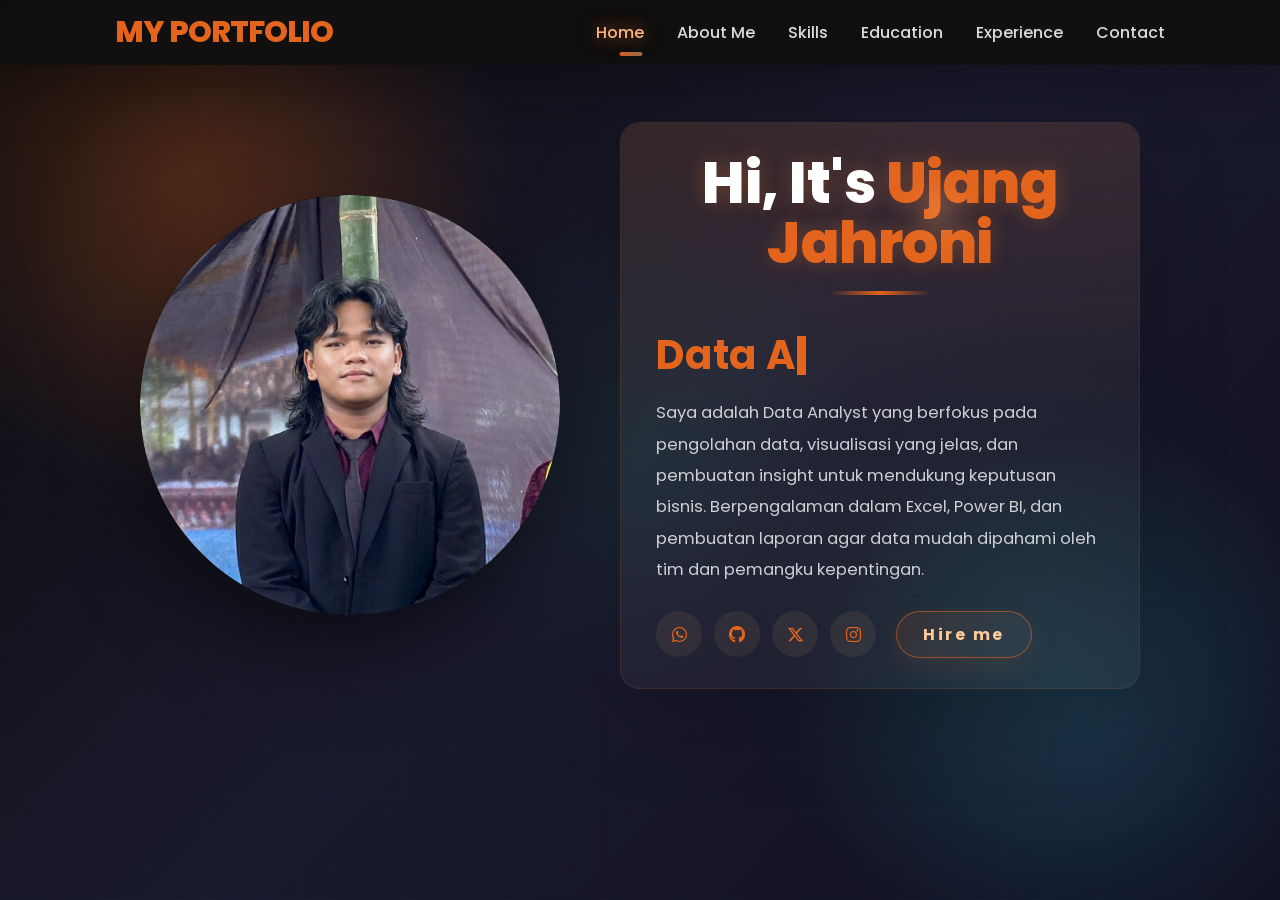
<file: index.html>
<!DOCTYPE html>
<html lang="en">
  <head>
    <meta charset="UTF-8" />
    <meta name="viewport" content="width=device-width, initial-scale=1.0" />
    <link
      rel="stylesheet"
      href="https://cdnjs.cloudflare.com/ajax/libs/font-awesome/6.5.2/css/all.min.css"
    />
    <link rel="stylesheet" href="css/style.css" />
    <title>Portfolio Website</title>
  </head>
  <body>
    <header>
      <a href="#" class="logo">My Portfolio</a>
      <nav>
        <a href="index.html" class="active">Home</a>
        <a href="about.html">About Me</a>
        <a href="skills.html">Skills</a>
        <a href="education.html">Education</a>
        <a href="experience.html">Experience</a>
        <a href="contact.html">Contact</a>
      </nav>
    </header>
    <section class="home">
      <div class="home-img">
        <img
            src="image/Gemini_Generated_Image_u6zvwqu6zvwqu6zv.png"
          alt="Profile Picture"
        />
      </div>
      <div class="home-content">
        <h1>Hi, It's <span>Ujang Jahroni</span></h1>
        <h3 class="typing-text"><span></span><span class="cursor">|</span></h3>
        <p>
          Saya adalah Data Analyst yang berfokus pada pengolahan data, visualisasi
          yang jelas, dan pembuatan insight untuk mendukung keputusan bisnis.
          Berpengalaman dalam Excel, Power BI, dan pembuatan laporan agar data
          mudah dipahami oleh tim dan pemangku kepentingan.
        </p>
        <div class="home-actions">
          <div class="social-icons">
            <a href="https://wa.me/62857245637890" target="_blank" rel="noopener noreferrer"><i class="fa-brands fa-whatsapp"></i></a>
            <a href="#"><i class="fa-brands fa-github"></i></a>
            <a href="#"><i class="fa-brands fa-x-twitter"></i></a>
            <a href="#"><i class="fa-brands fa-instagram"></i></a>
          </div>
          <a href="about.html" class="btn">Hire me</a>
        </div>
      </div>
    </section>

    <script>
      // Typing effect for typing-text
      const typingText = document.querySelector(".typing-text span");
      const cursor = document.querySelector(".cursor");
      const words = ["Data Analyst"];
      let wordIndex = 0;
      let charIndex = 0;
      let isDeleting = false;

      function typeEffect() {
        const currentWord = words[wordIndex];
        const displayedText = isDeleting
          ? currentWord.substring(0, charIndex--)
          : currentWord.substring(0, charIndex++);

        typingText.textContent = displayedText;
        cursor.style.left = `${typingText.offsetWidth}px`; // Update cursor position

        if (!isDeleting && charIndex === currentWord.length) {
          isDeleting = true;
          setTimeout(typeEffect, 2000); // Pause before deleting
        } else if (isDeleting && charIndex === 0) {
          isDeleting = false;
          wordIndex = (wordIndex + 1) % words.length;
          setTimeout(typeEffect, 500); // Pause before typing next word
        } else {
          setTimeout(typeEffect, isDeleting ? 100 : 200);
        }
      }

      document.addEventListener("DOMContentLoaded", typeEffect);
    </script>
    <script>
      // Smooth page transition: use animationend for reliable navigation
      document.addEventListener('DOMContentLoaded', () => {
        const main = document.querySelector('section') || document.body;
        main.classList.add('page-enter');

        const navLinks = Array.from(document.querySelectorAll('header nav a'));
        function safeNavigate(href, anchor) {
          try {
            const url = new URL(href, location.href);
            if (url.origin !== location.origin) { location.href = href; return; }
            if (url.pathname === location.pathname && url.search === location.search) { location.href = href; return; }
          } catch (e) {
            // fallback for invalid URLs
          }

          anchor.classList.add('nav-clicked');
          document.documentElement.classList.add('is-transitioning');
          main.classList.add('page-exit');
          // prevent interaction during transition
          document.body.style.pointerEvents = 'none';

          const onEnd = (ev) => {
            if (ev.target !== main) return;
            cleanup();
            location.href = href;
          };

          const cleanup = () => {
            main.removeEventListener('animationend', onEnd);
            document.body.style.pointerEvents = '';
          };

          main.addEventListener('animationend', onEnd);
          // fallback in case animationend doesn't fire
          setTimeout(() => {
            if (document.body.style.pointerEvents === '') return;
            cleanup();
            location.href = href;
          }, 900);
        }

        navLinks.forEach((a) => {
          a.addEventListener('click', (e) => {
            const href = a.getAttribute('href');
            if (!href || href.startsWith('#')) return;
            e.preventDefault();
            safeNavigate(href, a);
          });
        });
      });
    </script>
    <script>
      document.addEventListener('DOMContentLoaded', () => {
        const profile = document.querySelector('.home-img');
        const title = document.querySelector('.home-content h1');
        const navLinks = document.querySelectorAll('header nav a');

        if (profile) {
          profile.classList.add('neon');
        }

        if (title) {
          title.classList.add('neon-glow');
        }

        navLinks.forEach((link) => {
          link.addEventListener('mouseenter', () => {
            link.classList.add('neon-glow');
          });
          link.addEventListener('mouseleave', () => {
            link.classList.remove('neon-glow');
          });
        });
      });
    </script>
  </body>
</html>
</file>
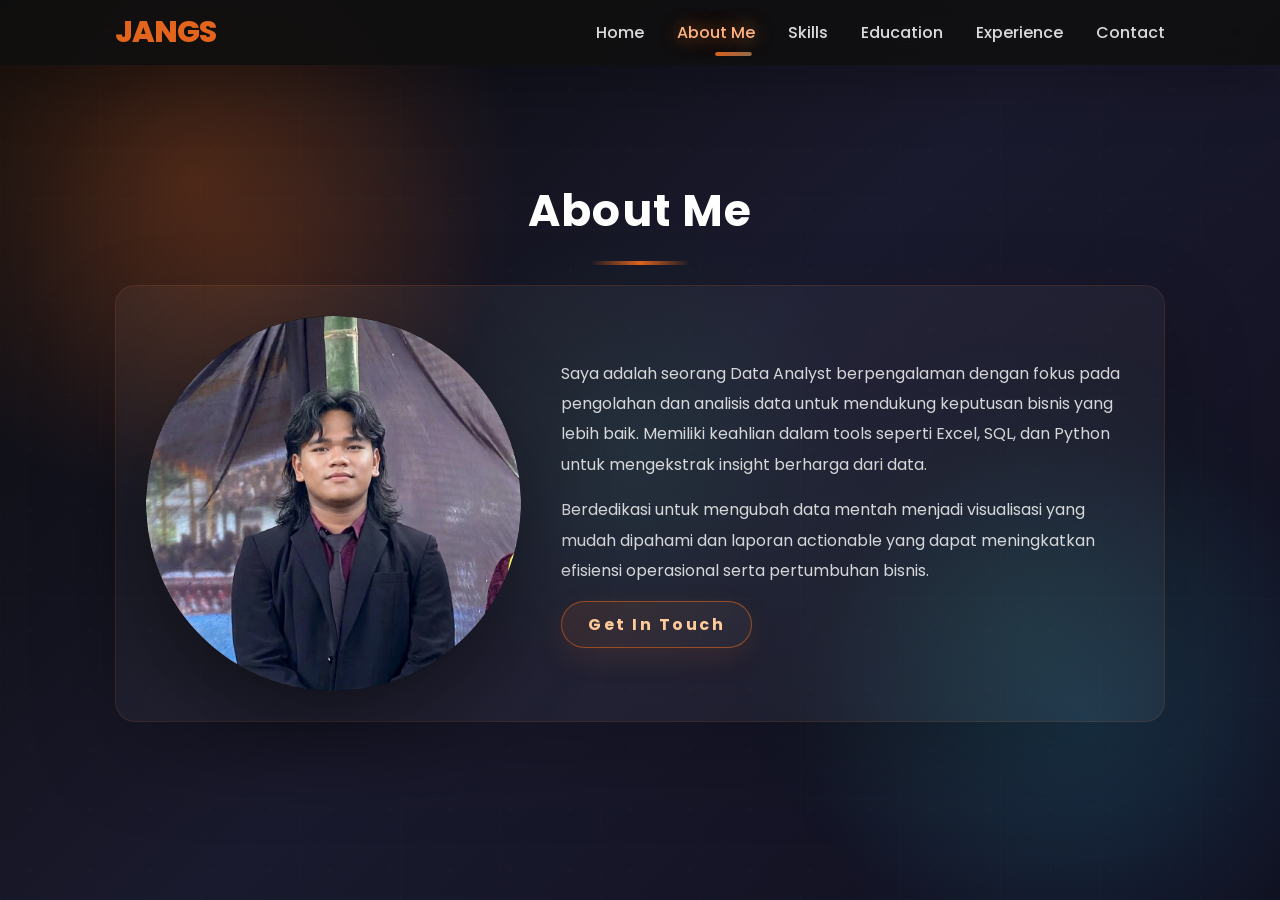
<file: about.html>
<!DOCTYPE html>
<html lang="en">
  <head>
    <meta charset="UTF-8" />
    <meta name="viewport" content="width=device-width, initial-scale=1.0" />
    <link
      rel="stylesheet"
      href="https://cdnjs.cloudflare.com/ajax/libs/font-awesome/6.5.2/css/all.min.css"
    />
    <link rel="stylesheet" href="css/style.css" />
    <title>About Me - Ujang Jahroni</title>
  </head>
  <body>
    <header>
      <a href="#" class="logo">Jangs</a>
      <nav>
        <a href="index.html">Home</a>
        <a href="about.html" class="active">About Me</a>
        <a href="skills.html">Skills</a>
        <a href="education.html">Education</a>
        <a href="experience.html">Experience</a>
        <a href="contact.html">Contact</a>
      </nav>
    </header>

    <section class="about">
      <h1>About Me</h1>
      <div class="about-container">
        <div class="about-img">
          <img
            src="image/Gemini_Generated_Image_u6zvwqu6zvwqu6zv.png"
            alt="Profile Picture"
          />
        </div>
        <div class="about-content">
          <p class="about-text">
            Saya adalah seorang Data Analyst berpengalaman dengan fokus pada pengolahan dan analisis data untuk mendukung keputusan bisnis yang lebih baik. Memiliki keahlian dalam tools seperti Excel, SQL, dan Python untuk mengekstrak insight berharga dari data.
          </p>
          <p class="about-text">
            Berdedikasi untuk mengubah data mentah menjadi visualisasi yang mudah dipahami dan laporan actionable yang dapat meningkatkan efisiensi operasional serta pertumbuhan bisnis.
          </p>
          <a href="contact.html" class="btn">Get In Touch</a>
        </div>
      </div>
    </section>

    <script>
      document.addEventListener('DOMContentLoaded', () => {
        const main = document.querySelector('section') || document.body;
        main.classList.add('page-enter');

        const navLinks = Array.from(document.querySelectorAll('header nav a'));
        function safeNavigate(href, anchor) {
          try {
            const url = new URL(href, location.href);
            if (url.origin !== location.origin) { location.href = href; return; }
            if (url.pathname === location.pathname && url.search === location.search) { location.href = href; return; }
          } catch (e) {}
          anchor.classList.add('nav-clicked');
          document.documentElement.classList.add('is-transitioning');
          main.classList.add('page-exit');
          document.body.style.pointerEvents = 'none';
          const onEnd = (ev) => {
            if (ev.target !== main) return;
            cleanup();
            location.href = href;
          };
          const cleanup = () => {
            main.removeEventListener('animationend', onEnd);
            document.body.style.pointerEvents = '';
          };
          main.addEventListener('animationend', onEnd);
          setTimeout(() => {
            if (document.body.style.pointerEvents === '') return;
            cleanup();
            location.href = href;
          }, 900);
        }
        navLinks.forEach((a) => {
          a.addEventListener('click', (e) => {
            const href = a.getAttribute('href');
            if (!href || href.startsWith('#')) return;
            e.preventDefault();
            safeNavigate(href, a);
          });
        });
      });
    </script>
  </body>
</html>
</file>
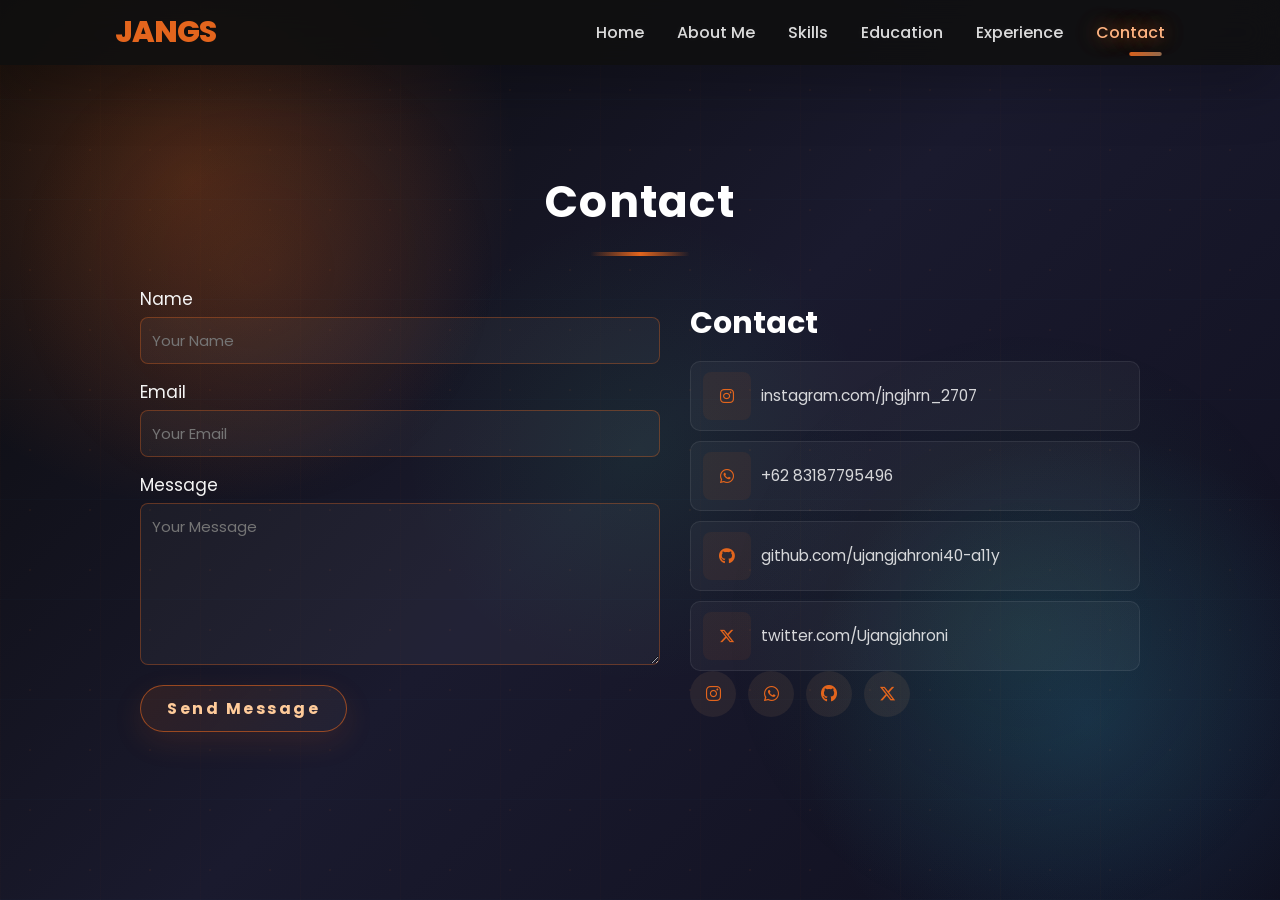
<file: contact.html>
<!DOCTYPE html>
<html lang="en">
  <head>
    <meta charset="UTF-8" />
    <meta name="viewport" content="width=device-width, initial-scale=1.0" />
    <link
      rel="stylesheet"
      href="https://cdnjs.cloudflare.com/ajax/libs/font-awesome/6.5.2/css/all.min.css"
    />
    <link rel="stylesheet" href="css/style.css" />
    <title>Contact - Jangs</title>
  </head>
  <body>
    <header>
      <a href="index.html" class="logo">Jangs</a>
      <nav>
        <a href="index.html">Home</a>
        <a href="about.html">About Me</a>
        <a href="skills.html">Skills</a>
        <a href="education.html">Education</a>
        <a href="experience.html">Experience</a>
        <a href="contact.html" class="active">Contact</a>
      </nav>
      <button class="menu-toggle" aria-label="Toggle navigation" aria-expanded="false">
        <span></span>
        <span></span>
        <span></span>
      </button>
    </header>

    <section id="contact" class="contact">
      <h1>Contact</h1>
      <div class="contact-container">
        <form action="#" class="contact-form">
          <div class="form-group">
            <label for="name">Name</label>
            <input
              type="text"
              id="name"
              name="name"
              placeholder="Your Name"
              required
            />
          </div>
          <div class="form-group">
            <label for="email">Email</label>
            <input
              type="email"
              id="email"
              name="email"
              placeholder="Your Email"
              required
            />
          </div>
          <div class="form-group">
            <label for="message">Message</label>
            <textarea
              id="message"
              name="message"
              rows="6"
              placeholder="Your Message"
              required
            ></textarea>
          </div>
          <button type="submit" class="btn">Send Message</button>
        </form>

        <div class="contact-info">
          <h3>Contact</h3>
          <div class="contact-items">
            <a class="contact-item" href="https://www.instagram.com/jngjhrn_2707/#" target="_blank" rel="noopener noreferrer">
              <div class="icon"><i class="fa-brands fa-instagram"></i></div>
              <div class="text">instagram.com/jngjhrn_2707</div>
            </a>

            <a class="contact-item" href="https://wa.me/6283187795496" target="_blank" rel="noopener noreferrer">
              <div class="icon"><i class="fa-brands fa-whatsapp"></i></div>
              <div class="text">+62 83187795496</div>
            </a>

            <a class="contact-item" href="https://github.com/ujangjahroni40-a11y" target="_blank" rel="noopener noreferrer">
              <div class="icon"><i class="fa-brands fa-github"></i></div>
              <div class="text">github.com/ujangjahroni40-a11y</div>
            </a>

            <a class="contact-item" href="https://twitter.com/Ujangjahroni" target="_blank" rel="noopener noreferrer">
              <div class="icon"><i class="fa-brands fa-x-twitter"></i></div>
              <div class="text">twitter.com/Ujangjahroni</div>
            </a>
          </div>
          <div class="social-icons">
            <a href="https://www.instagram.com/jngjhrn_2707/#" target="_blank" rel="noopener noreferrer"><i class="fa-brands fa-instagram"></i></a>
            <a href="https://wa.me/6283187795496" target="_blank" rel="noopener noreferrer"><i class="fa-brands fa-whatsapp"></i></a>
            <a href="https://github.com/ujangjahroni40-a11y" target="_blank" rel="noopener noreferrer"><i class="fa-brands fa-github"></i></a>
            <a href="https://twitter.com/Ujangjahroni" target="_blank" rel="noopener noreferrer"><i class="fa-brands fa-x-twitter"></i></a>
          </div>
        </div>
      </div>
    </section>

    <script>
      document.addEventListener('DOMContentLoaded', () => {
        const main = document.querySelector('section') || document.body;
        main.classList.add('page-enter');
        const navLinks = Array.from(document.querySelectorAll('header nav a'));
        function safeNavigate(href, anchor) {
          try {
            const url = new URL(href, location.href);
            if (url.origin !== location.origin) { location.href = href; return; }
            if (url.pathname === location.pathname && url.search === location.search) { location.href = href; return; }
          } catch (e) {}
          anchor.classList.add('nav-clicked');
          document.documentElement.classList.add('is-transitioning');
          main.classList.add('page-exit');
          document.body.style.pointerEvents = 'none';
          const onEnd = (ev) => {
            if (ev.target !== main) return;
            cleanup();
            location.href = href;
          };
          const cleanup = () => {
            main.removeEventListener('animationend', onEnd);
            document.body.style.pointerEvents = '';
          };
          main.addEventListener('animationend', onEnd);
          setTimeout(() => {
            if (document.body.style.pointerEvents === '') return;
            cleanup();
            location.href = href;
          }, 900);
        }
        const nav = document.querySelector('header nav');
        const menuToggle = document.querySelector('.menu-toggle');

        if (menuToggle) {
          menuToggle.addEventListener('click', () => {
            const expanded = menuToggle.getAttribute('aria-expanded') === 'true';
            menuToggle.setAttribute('aria-expanded', String(!expanded));
            menuToggle.classList.toggle('active');
            nav.classList.toggle('active');
          });
        }

        navLinks.forEach((a) => {
          a.addEventListener('click', (e) => {
            const href = a.getAttribute('href');
            if (!href || href.startsWith('#')) return;
            e.preventDefault();
            // close mobile menu if open
            if (nav && nav.classList.contains('active')) {
              nav.classList.remove('active');
              if (menuToggle) {
                menuToggle.classList.remove('active');
                menuToggle.setAttribute('aria-expanded', 'false');
              }
            }
            safeNavigate(href, a);
          });
        });
      });
    </script>
  </body>
</html>
</file>
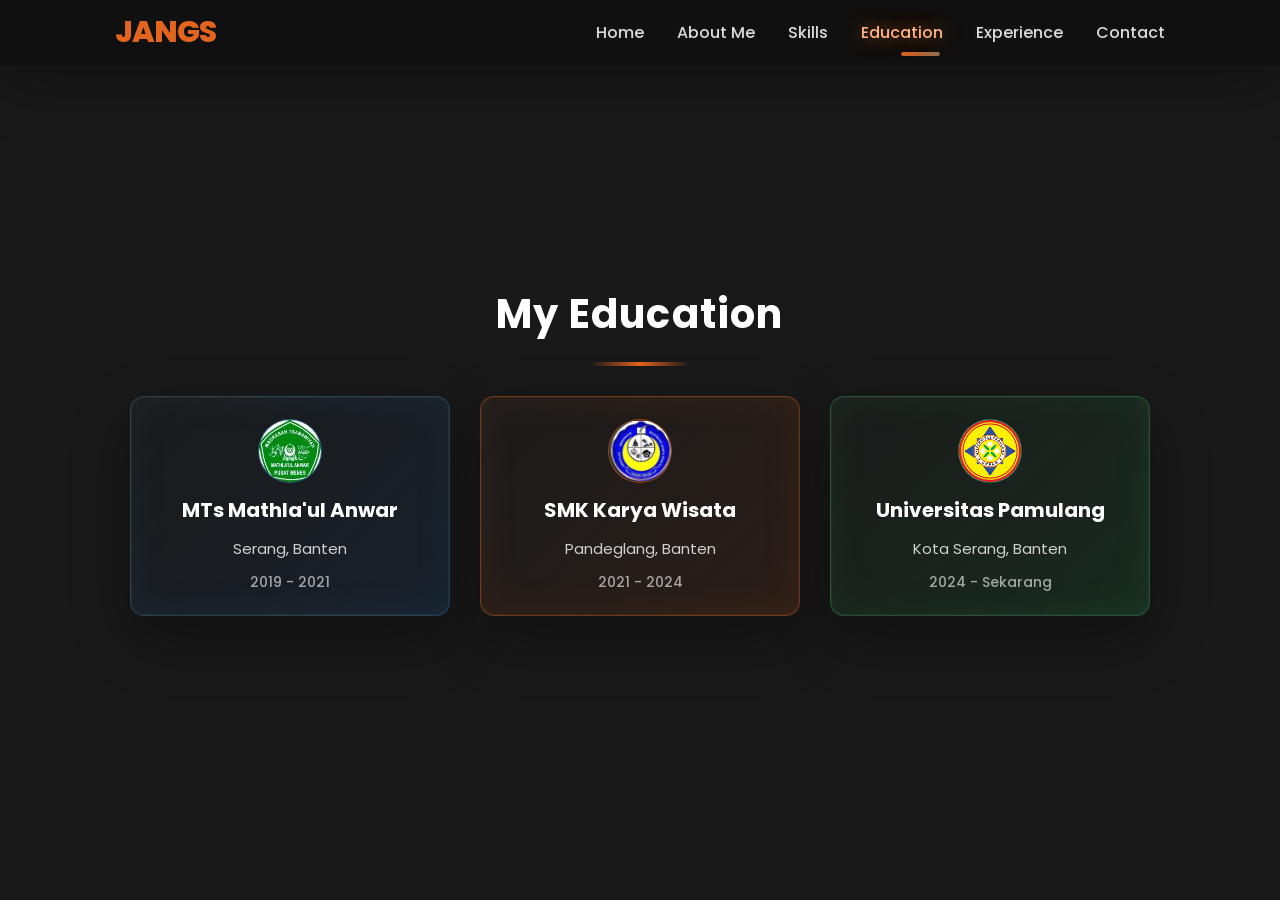
<file: education.html>
<!DOCTYPE html>
<html lang="en">
  <head>
    <meta charset="UTF-8" />
    <meta name="viewport" content="width=device-width, initial-scale=1.0" />
    <link
      rel="stylesheet"
      href="https://cdnjs.cloudflare.com/ajax/libs/font-awesome/6.5.2/css/all.min.css"
    />
    <link rel="stylesheet" href="css/style.css" />
    <title>Education - Jangs</title>
  </head>
  <body>
    <header>
      <a href="#" class="logo">Jangs</a>
      <nav>
        <a href="index.html">Home</a>
        <a href="about.html">About Me</a>
        <a href="skills.html">Skills</a>
        <a href="education.html" class="active">Education</a>
        <a href="experience.html">Experience</a>
        <a href="contact.html">Contact</a>
      </nav>
    </header>

    <section class="education">
      <h1>My Education</h1>
      <div class="education-container">
        <div class="education-box edu-mts">
          <div class="education-logo" aria-hidden="true">
            <img src="image/OIP.jpg" alt="Logo MTs" />
          </div>

          <h3>MTs Mathla'ul Anwar</h3>
          <p class="school">Serang, Banten</p>
          <p class="period">2019 - 2021</p>
        </div>

        <div class="education-box edu-smk">
          <div class="education-logo" aria-hidden="true">
            <img src="image/karwis.jpg" />
          </div>

          <h3>SMK Karya Wisata</h3>
          <p class="school">Pandeglang, Banten</p>
          <p class="period">2021 - 2024</p>
        </div>

        <div class="education-box edu-unpam">
          <div class="education-logo" aria-hidden="true">
            <img src="image/unpam.jpg" alt="Logo Universitas" />
          </div>

          <h3>Universitas Pamulang</h3>
          <p class="school">Kota Serang, Banten</p>
          <p class="period">2024 - Sekarang</p>
        </div>
      </div>
    </section>
    <script>
      document.addEventListener('DOMContentLoaded', () => {
        const main = document.querySelector('section') || document.body;
        main.classList.add('page-enter');
        const navLinks = Array.from(document.querySelectorAll('header nav a'));
        function safeNavigate(href, anchor) {
          try {
            const url = new URL(href, location.href);
            if (url.origin !== location.origin) { location.href = href; return; }
            if (url.pathname === location.pathname && url.search === location.search) { location.href = href; return; }
          } catch (e) {}
          anchor.classList.add('nav-clicked');
          document.documentElement.classList.add('is-transitioning');
          main.classList.add('page-exit');
          document.body.style.pointerEvents = 'none';
          const onEnd = (ev) => { if (ev.target !== main) return; cleanup(); location.href = href; };
          const cleanup = () => { main.removeEventListener('animationend', onEnd); document.body.style.pointerEvents = ''; };
          main.addEventListener('animationend', onEnd);
          setTimeout(() => { if (document.body.style.pointerEvents === '') return; cleanup(); location.href = href; }, 900);
        }
        navLinks.forEach((a) => {
          a.addEventListener('click', (e) => {
            const href = a.getAttribute('href');
            if (!href || href.startsWith('#')) return;
            e.preventDefault();
            safeNavigate(href, a);
          });
        });
      });
    </script>
  </body>
</html>
</file>
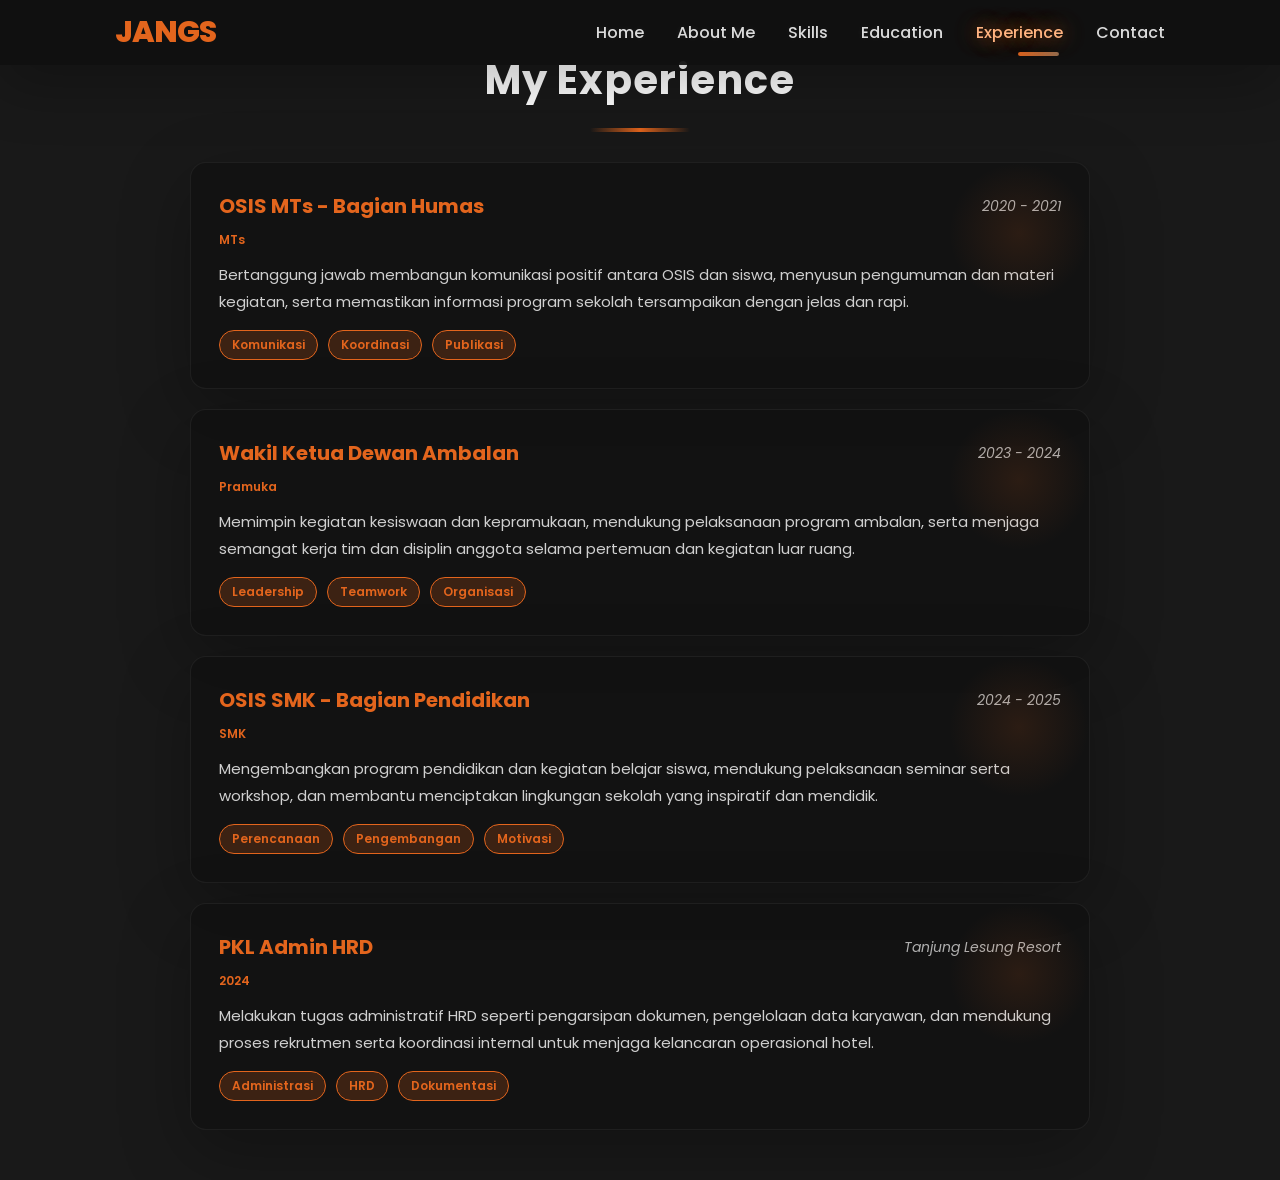
<file: experience.html>
<!DOCTYPE html>
<html lang="en">
  <head>
    <meta charset="UTF-8" />
    <meta name="viewport" content="width=device-width, initial-scale=1.0" />
    <link
      rel="stylesheet"
      href="https://cdnjs.cloudflare.com/ajax/libs/font-awesome/6.5.2/css/all.min.css"
    />
    <link rel="stylesheet" href="css/style.css" />
    <title>Experience - Jangs</title>
  </head>
  <body>
    <header>
      <a href="#" class="logo">Jangs</a>
      <nav>
        <a href="index.html">Home</a>
        <a href="about.html">About Me</a>
        <a href="skills.html">Skills</a>
        <a href="education.html">Education</a>
        <a href="experience.html" class="active">Experience</a>
        <a href="contact.html">Contact</a>
      </nav>
    </header>

    <section class="experience">
      <h1>My Experience</h1>
      <div class="experience-container">
        <div class="experience-box">
          <div class="experience-header">
            <h3>OSIS MTs - Bagian Humas</h3>
            <span class="company">2020 - 2021</span>
          </div>
          <p class="period">MTs</p>
          <p class="experience-desc">
            Bertanggung jawab membangun komunikasi positif antara OSIS dan siswa, menyusun pengumuman dan materi kegiatan, serta memastikan informasi program sekolah tersampaikan dengan jelas dan rapi.
          </p>
          <div class="skills-tag">
            <span>Komunikasi</span>
            <span>Koordinasi</span>
            <span>Publikasi</span>
          </div>
        </div>

        <div class="experience-box">
          <div class="experience-header">
            <h3>Wakil Ketua Dewan Ambalan</h3>
            <span class="company">2023 - 2024</span>
          </div>
          <p class="period">Pramuka</p>
          <p class="experience-desc">
            Memimpin kegiatan kesiswaan dan kepramukaan, mendukung pelaksanaan program ambalan, serta menjaga semangat kerja tim dan disiplin anggota selama pertemuan dan kegiatan luar ruang.
          </p>
          <div class="skills-tag">
            <span>Leadership</span>
            <span>Teamwork</span>
            <span>Organisasi</span>
          </div>
        </div>

        <div class="experience-box">
          <div class="experience-header">
            <h3>OSIS SMK - Bagian Pendidikan</h3>
            <span class="company">2024 - 2025</span>
          </div>
          <p class="period">SMK</p>
          <p class="experience-desc">
            Mengembangkan program pendidikan dan kegiatan belajar siswa, mendukung pelaksanaan seminar serta workshop, dan membantu menciptakan lingkungan sekolah yang inspiratif dan mendidik.
          </p>
          <div class="skills-tag">
            <span>Perencanaan</span>
            <span>Pengembangan</span>
            <span>Motivasi</span>
          </div>
        </div>

        <div class="experience-box">
          <div class="experience-header">
            <h3>PKL Admin HRD</h3>
            <span class="company">Tanjung Lesung Resort</span>
          </div>
          <p class="period">2024</p>
          <p class="experience-desc">
            Melakukan tugas administratif HRD seperti pengarsipan dokumen, pengelolaan data karyawan, dan mendukung proses rekrutmen serta koordinasi internal untuk menjaga kelancaran operasional hotel.
          </p>
          <div class="skills-tag">
            <span>Administrasi</span>
            <span>HRD</span>
            <span>Dokumentasi</span>
          </div>
        </div>
      </div>
    </section>
    <script>
      document.addEventListener('DOMContentLoaded', () => {
        const main = document.querySelector('section') || document.body;
        main.classList.add('page-enter');
        const navLinks = Array.from(document.querySelectorAll('header nav a'));
        function safeNavigate(href, anchor) {
          try {
            const url = new URL(href, location.href);
            if (url.origin !== location.origin) { location.href = href; return; }
            if (url.pathname === location.pathname && url.search === location.search) { location.href = href; return; }
          } catch (e) {}
          anchor.classList.add('nav-clicked');
          document.documentElement.classList.add('is-transitioning');
          main.classList.add('page-exit');
          document.body.style.pointerEvents = 'none';
          const onEnd = (ev) => { if (ev.target !== main) return; cleanup(); location.href = href; };
          const cleanup = () => { main.removeEventListener('animationend', onEnd); document.body.style.pointerEvents = ''; };
          main.addEventListener('animationend', onEnd);
          setTimeout(() => { if (document.body.style.pointerEvents === '') return; cleanup(); location.href = href; }, 900);
        }
        navLinks.forEach((a) => {
          a.addEventListener('click', (e) => {
            const href = a.getAttribute('href');
            if (!href || href.startsWith('#')) return;
            e.preventDefault();
            safeNavigate(href, a);
          });
        });
      });
    </script>
  </body>
</html>
</file>
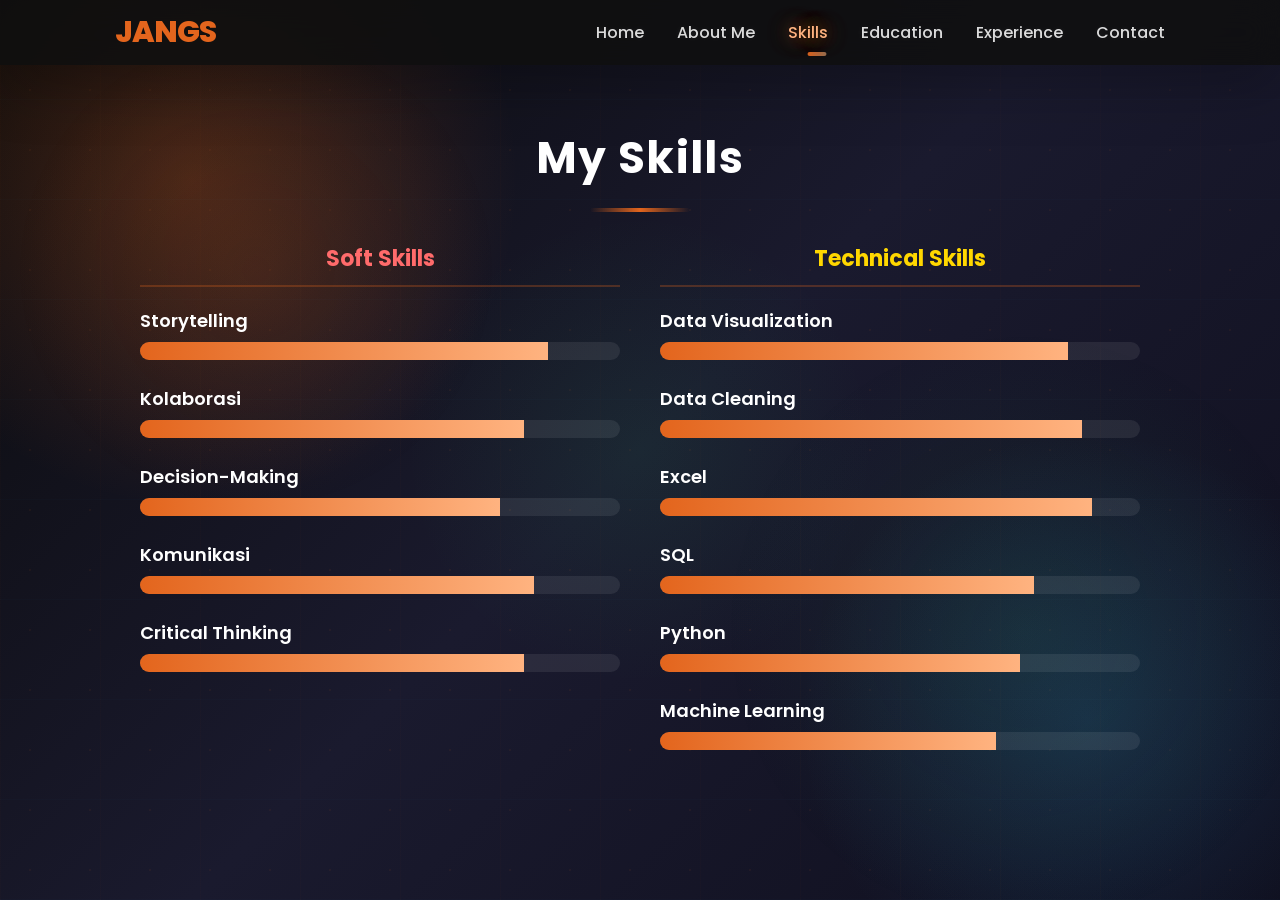
<file: skills.html>
<!DOCTYPE html>
<html lang="en">
  <head>
    <meta charset="UTF-8" />
    <meta name="viewport" content="width=device-width, initial-scale=1.0" />
    <link
      rel="stylesheet"
      href="https://cdnjs.cloudflare.com/ajax/libs/font-awesome/6.5.2/css/all.min.css"
    />
    <link rel="stylesheet" href="css/style.css" />
    <title>Skills - Jangs</title>
  </head>
  <body>
    <header>
      <a href="#" class="logo">Jangs</a>
      <div class="menu-toggle" id="mobile-menu">
        <i class="fa fa-bars"></i>
      </div>
      <nav>
        <a href="index.html">Home</a>
        <a href="about.html">About Me</a>
        <a href="skills.html" class="active">Skills</a>
        <a href="education.html">Education</a>
        <a href="experience.html">Experience</a>
        <a href="contact.html">Contact</a>
      </nav>
    </header>

    <section class="skills">
      <h1>My Skills</h1>
      
      <div class="skills-container">
        <div class="skills-column soft-skills">
          <h2 class="column-title">Soft Skills</h2>
          
          <div class="skill">
            <h3>Storytelling</h3>
            <div class="skill-bar">
              <div class="skill-progress" style="width: 85%"></div>
            </div>
          </div>
          
          <div class="skill">
            <h3>Kolaborasi</h3>
            <div class="skill-bar">
              <div class="skill-progress" style="width: 80%"></div>
            </div>
          </div>
          
          <div class="skill">
            <h3>Decision-Making</h3>
            <div class="skill-bar">
              <div class="skill-progress" style="width: 75%"></div>
            </div>
          </div>
          
          <div class="skill">
            <h3>Komunikasi</h3>
            <div class="skill-bar">
              <div class="skill-progress" style="width: 82%"></div>
            </div>
          </div>
          
          <div class="skill">
            <h3>Critical Thinking</h3>
            <div class="skill-bar">
              <div class="skill-progress" style="width: 80%"></div>
            </div>
          </div>
        </div>

        <div class="skills-column tech-skills">
          <h2 class="column-title">Technical Skills</h2>
          
          <div class="skill">
            <h3>Data Visualization</h3>
            <div class="skill-bar">
              <div class="skill-progress" style="width: 85%"></div>
            </div>
          </div>
          
          <div class="skill">
            <h3>Data Cleaning</h3>
            <div class="skill-bar">
              <div class="skill-progress" style="width: 88%"></div>
            </div>
          </div>
          
          <div class="skill">
            <h3>Excel</h3>
            <div class="skill-bar">
              <div class="skill-progress" style="width: 90%"></div>
            </div>
          </div>
          
          <div class="skill">
            <h3>SQL</h3>
            <div class="skill-bar">
              <div class="skill-progress" style="width: 78%"></div>
            </div>
          </div>
          
          <div class="skill">
            <h3>Python</h3>
            <div class="skill-bar">
              <div class="skill-progress" style="width: 75%"></div>
            </div>
          </div>
          
          <div class="skill">
            <h3>Machine Learning</h3>
            <div class="skill-bar">
              <div class="skill-progress" style="width: 70%"></div>
            </div>
          </div>
        </div>
      </div>
    </section>

    <script>
      const mobileMenu = document.getElementById("mobile-menu");
      const nav = document.querySelector("nav");
      if (mobileMenu) {
        mobileMenu.addEventListener("click", () => {
          nav.classList.toggle("active");
        });
      }
    </script>

    <script>
      // Smooth page transition for skills page
      document.addEventListener('DOMContentLoaded', () => {
        const main = document.querySelector('section') || document.body;
        main.classList.add('page-enter');
        const navLinks = Array.from(document.querySelectorAll('header nav a'));
        function safeNavigate(href, anchor) {
          try {
            const url = new URL(href, location.href);
            if (url.origin !== location.origin) { location.href = href; return; }
            if (url.pathname === location.pathname && url.search === location.search) { location.href = href; return; }
          } catch (e) {}
          anchor.classList.add('nav-clicked');
          document.documentElement.classList.add('is-transitioning');
          main.classList.add('page-exit');
          document.body.style.pointerEvents = 'none';
          const onEnd = (ev) => { if (ev.target !== main) return; cleanup(); location.href = href; };
          const cleanup = () => { main.removeEventListener('animationend', onEnd); document.body.style.pointerEvents = ''; };
          main.addEventListener('animationend', onEnd);
          setTimeout(() => { if (document.body.style.pointerEvents === '') return; cleanup(); location.href = href; }, 900);
        }
        navLinks.forEach((a) => {
          a.addEventListener('click', (e) => {
            const href = a.getAttribute('href');
            if (!href || href.startsWith('#')) return;
            e.preventDefault();
            safeNavigate(href, a);
          });
        });
      });
    </script>
  </body>
</html>
</file>
<file: css/style.css>
/* Subscribe Tamzidan Mahdiyin di youtube untuk mendapatkan banyak template keren lainny. */

@import url("https://fonts.googleapis.com/css2?family=Poppins:wght@100;200;300;400;500;600&display=swap");

* {
  margin: 0;
  padding: 0;
  box-sizing: border-box;
  text-decoration: none;
  border: none;
  outline: none;
  font-family: "Poppins", sans-serif;
}

html {
  font-size: 62.5%;
  scroll-padding-top: 120px;
}

body {
  width: 100%;
  min-height: 100vh;
  overflow-x: hidden;
  background-color: #0a0a0a;
  color: #f7f7f7;
  background-image: 
    /* Top-left glow */
    radial-gradient(circle at 15% 20%, rgba(227, 101, 29, 0.25) 0%, transparent 25%),
    /* Bottom-right glow */
    radial-gradient(circle at 85% 80%, rgba(52, 152, 219, 0.18) 0%, transparent 22%),
    /* Center accent */
    radial-gradient(circle at 50% 50%, rgba(46, 204, 113, 0.08) 0%, transparent 30%),
    /* Dot pattern overlay */
    radial-gradient(circle, rgba(227, 101, 29, 0.06) 1px, transparent 1px),
    /* Main gradient background */
    linear-gradient(135deg, #0a0a0a 0%, #1a1a2e 50%, #0f0f1e 100%);
  background-size: 100% 100%, 100% 100%, 100% 100%, 60px 60px, 100% 100%;
  background-attachment: fixed;
  position: relative;
}

body::before {
  content: '';
  position: fixed;
  inset: 0;
  background-image: 
    /* Vertical lines */
    linear-gradient(90deg, rgba(227, 101, 29, 0.02) 1px, transparent 1px),
    /* Horizontal lines */
    linear-gradient(0deg, rgba(52, 152, 219, 0.02) 1px, transparent 1px);
  background-size: 100px 100px, 100px 100px;
  pointer-events: none;
  z-index: -1;
}

body::after {
  content: '';
  position: fixed;
  inset: 0;
  background: 
    radial-gradient(circle at 20% 30%, rgba(227, 101, 29, 0.1) 0%, transparent 20%),
    radial-gradient(circle at 80% 70%, rgba(46, 204, 113, 0.08) 0%, transparent 25%);
  pointer-events: none;
  z-index: -1;
  animation: backgroundShift 12s ease-in-out infinite;
}

@keyframes backgroundShift {
  0%, 100% {
    opacity: 1;
  }
  50% {
    opacity: 0.8;
  }
}

header {
  margin-top: 0;
  position: fixed;
  top: 0;
  left: 0;
  width: 100%;
  padding: 1rem 9%;
  background: rgba(15, 15, 15, 0.88);
  backdrop-filter: blur(16px);
  display: flex;
  justify-content: space-between;
  align-items: center;
  box-shadow: 0 18px 60px rgba(0, 0, 0, 0.28);
  z-index: 100;
}

.logo {
  font-size: 3rem;
  color: #e3651d;
  font-weight: 800;
  cursor: pointer;
  letter-spacing: -0.1rem;
  text-transform: uppercase;
  transition: transform 0.35s ease, color 0.35s ease;
}

.logo:hover {
  transform: translateY(-2px) scale(1.05);
  color: #ffb380;
}

nav a {
  font-size: 1.6rem;
  color: rgba(255, 255, 255, 0.85);
  margin-left: 3rem;
  font-weight: 500;
  transition: color 0.28s ease, transform 0.28s ease;
  position: relative;
  padding: 0.4rem 0;
}

nav a:hover {
  color: #ffb380;
  transform: translateY(-2px);
}

nav a.active {
  color: #e3651d;
}

/* Hamburger menu toggle (hidden on desktop) */
.menu-toggle {
  display: none;
}

@media (max-width: 995px) {
  nav {
    position: absolute;
    display: none;
    top: 0;
    right: 0;
    width: 40%;
    border-left: 3px solid #e3651d;
    border-bottom: 3px solid #e3651d;
    border-bottom-left-radius: 2rem;
    padding: 1rem;
    background-color: #161616;
  }

  nav.active {
    display: block;
  }

  nav a {
    display: block;
    font-size: 2rem;
    margin: 3rem 0;
  }

  nav a:hover,
  nav a.active {
    padding: 1rem;
    border-radius: 0.5rem;
    border-bottom: 0.5rem solid #e3651d;
  }

  /* Show hamburger in mobile */
  .menu-toggle {
    display: flex;
    background: transparent;
    border: none;
    cursor: pointer;
    width: 3.2rem;
    height: 3.2rem;
    position: absolute;
    right: 6%;
    top: 1.1rem;
    z-index: 200;
    flex-direction: column;
    justify-content: center;
    gap: 6px;
    padding: 0;
  }

  .menu-toggle span {
    display: block;
    width: 100%;
    height: 3px;
    background: #fff;
    border-radius: 2px;
    transition: transform 0.25s ease, opacity 0.25s ease;
  }

  .menu-toggle.active span:nth-child(1) {
    transform: translateY(8px) rotate(45deg);
  }

  .menu-toggle.active span:nth-child(2) {
    opacity: 0;
  }

  .menu-toggle.active span:nth-child(3) {
    transform: translateY(-8px) rotate(-45deg);
  }
}

section {
  min-height: 100vh;
  padding: 7rem 9% 6rem;
  position: relative;
  z-index: 1;
}

.about {
  padding-top: 10rem;
}

.about-container {
  display: flex;
  justify-content: center;
  align-items: stretch;
  gap: 3rem;
  width: 100%;
  max-width: 1200px;
  padding: 3rem;
  background: rgba(255, 255, 255, 0.04);
  border: 1px solid rgba(227, 101, 29, 0.14);
  border-radius: 2rem;
  box-shadow: 0 34px 90px rgba(0, 0, 0, 0.2);
  backdrop-filter: blur(14px);
}

.about-img {
  flex: 0 0 min(420px, 38%);
  position: relative;
}

.about-img::after {
  content: '';
  position: absolute;
  inset: -14px;
  border-radius: 2rem;
  background: radial-gradient(circle, rgba(227, 101, 29, 0.14), transparent 42%);
  filter: blur(12px);
  z-index: -1;
}

.about-img img {
  width: 100%;
  height: auto;
  display: block;
  border-radius: 2rem;
  box-shadow: 0 30px 80px rgba(0, 0, 0, 0.25);
}

.about-content {
  flex: 1;
  min-width: 280px;
  display: flex;
  flex-direction: column;
  justify-content: center;
  gap: 1.5rem;
  padding: 1rem;
}

.about-content .btn {
  align-self: flex-start;
}

@media (max-width: 900px) {
  .about-container {
    flex-direction: column;
    align-items: center;
    padding: 2rem;
  }

  .about-img,
  .about-content {
    width: 100%;
  }
}

section h1 {
  font-size: clamp(3.8rem, 4vw, 4.4rem);
  margin-bottom: 3rem;
  color: #fff;
  text-align: center;
  letter-spacing: 0.03em;
  position: relative;
}

.about h1 {
  margin-bottom: 2rem;
  text-align: center;
}

section h1::after {
  content: '';
  display: block;
  margin: 1.8rem auto 0;
  width: 100px;
  height: 4px;
  border-radius: 999px;
  background: linear-gradient(90deg, transparent, #e3651d, transparent);
}

.home {
  display: flex;
  justify-content: center;
  align-items: center;
  gap: 6rem;
  background-color: transparent;
  min-height: calc(100vh - 100px);
}

.home .home-content h1 {
  font-size: clamp(4.5rem, 4.5vw, 6rem);
  font-weight: 800;
  line-height: 1.05;
  max-width: 12ch;
  letter-spacing: -0.05rem;
}

span {
  color: #e3651d;
}

.home-content h3 {
  font-size: clamp(2.8rem, 3.2vw, 4rem);
  margin: 1.5rem 0 1.2rem;
  font-weight: 700;
  letter-spacing: 0.02em;
}

.home-content p {
  font-size: 1.65rem;
  max-width: 58rem;
  line-height: 1.9;
  color: rgba(255, 255, 255, 0.78);
}

.home-img {
  position: relative;
  width: min(420px, 34vw);
  aspect-ratio: 1 / 1;
  display: grid;
  place-items: center;
}

.home-img::before {
  content: '';
  position: absolute;
  inset: 0;
  border-radius: 50%;
  padding: 8px;
  background: radial-gradient(circle at top left, rgba(227, 101, 29, 0.18), transparent 40%);
  z-index: 0;
}

.home-img::after {
  content: '';
  position: absolute;
  inset: -18px;
  border-radius: 50%;
  background: radial-gradient(circle, rgba(227, 101, 29, 0.18), rgba(255, 183, 128, 0.05) 30%, transparent 55%);
  filter: blur(14px);
  opacity: 0.85;
  transition: transform 0.4s ease, opacity 0.4s ease;
  z-index: -1;
}

.home-img img {
  position: relative;
  width: 100%;
  height: 100%;
  object-fit: cover;
  border-radius: 50%;
  box-shadow: 0 40px 90px rgba(0, 0, 0, 0.45);
  transition: transform 0.35s ease, filter 0.35s ease, box-shadow 0.35s ease;
}

.home-img img:hover {
  transform: translateY(-4px) scale(1.02);
  filter: saturate(1.05);
  box-shadow: 0 50px 110px rgba(227, 101, 29, 0.35);
}

.home-img.neon::after,
.home-img:hover::after {
  transform: scale(1.05);
  opacity: 1;
}

.home-content {
  position: relative;
  z-index: 1;
  width: min(520px, 100%);
  padding: 3rem 3.5rem;
  background: rgba(255, 255, 255, 0.04);
  border-radius: 2rem;
  border: 1px solid rgba(227, 101, 29, 0.15);
  box-shadow: 0 30px 90px rgba(0, 0, 0, 0.18);
}

.home-content::before {
  content: '';
  position: absolute;
  inset: 0;
  border-radius: 2rem;
  background: linear-gradient(180deg, rgba(227, 101, 29, 0.12), transparent 55%);
  mix-blend-mode: screen;
  pointer-events: none;
}

.home-content h1 {
  text-shadow: 0 0 18px rgba(227, 101, 29, 0.24), 0 0 32px rgba(255, 183, 128, 0.12);
}

.home-content h1 span {
  position: relative;
}

.home-content h1 span::after {
  content: '';
  position: absolute;
  inset: 0;
  border-radius: 1rem;
  filter: blur(14px);
  opacity: 0.45;
  background: radial-gradient(circle at center, rgba(255, 183, 128, 0.8), transparent 35%);
}

nav a {
  font-size: 1.6rem;
  color: rgba(255, 255, 255, 0.85);
  margin-left: 3rem;
  font-weight: 500;
  transition: color 0.28s ease, transform 0.28s ease, text-shadow 0.28s ease;
  position: relative;
  padding: 0.4rem 0;
  text-shadow: 0 0 6px rgba(255, 255, 255, 0.08);
}

nav a::after {
  content: '';
  position: absolute;
  left: 0;
  right: 0;
  bottom: -6px;
  height: 2px;
  background: transparent;
  border-radius: 999px;
  transition: background 0.28s ease, transform 0.28s ease;
}

nav a:hover,
nav a.active,
nav a.neon-glow {
  color: #ffb380;
  transform: translateY(-2px);
  text-shadow: 0 0 18px rgba(227, 101, 29, 0.65), 0 0 28px rgba(255, 183, 128, 0.35);
}

nav a:hover::after,
nav a.active::after,
nav a.neon-glow::after {
  background: linear-gradient(90deg, rgba(227, 101, 29, 0.95), rgba(255, 183, 128, 0.55));
  transform: scaleX(1.05);
}

.home-content h1.neon-glow {
  animation: neonPulse 2.5s ease-in-out infinite alternate;
}

@keyframes neonPulse {
  from {
    text-shadow: 0 0 18px rgba(227, 101, 29, 0.4), 0 0 38px rgba(255, 183, 128, 0.22);
  }
  to {
    text-shadow: 0 0 28px rgba(227, 101, 29, 0.85), 0 0 56px rgba(255, 183, 128, 0.32);
  }
}

.home-actions {
  display: flex;
  align-items: center;
  gap: 2rem;
  margin-top: 2.5rem;
  flex-wrap: wrap;
}

.social-icons {
  display: flex;
  align-items: center;
  gap: 1.2rem;
}

.social-icons a {
  display: inline-flex;
  align-items: center;
  justify-content: center;
  width: 46px;
  height: 46px;
  font-size: 1.7rem;
  color: #e3651d;
  text-decoration: none;
  border-radius: 50%;
  background: rgba(255, 183, 128, 0.08);
  transition: transform 0.28s ease, color 0.28s ease, filter 0.28s ease, background 0.28s ease;
}

.social-icons a:hover {
  color: #ffb380;
  transform: translateY(-2px) scale(1.05);
  filter: drop-shadow(0 0 10px rgba(227, 101, 29, 0.25));
  background: rgba(255, 183, 128, 0.18);
}

.btn {
  white-space: nowrap;
}

@media (max-width: 768px) {
  .home-actions {
    flex-direction: column;
    align-items: flex-start;
  }
}

.btn {
  display: inline-block;
  padding: 1rem 2.6rem;
  background: linear-gradient(135deg, rgba(227, 101, 29, 0.12), rgba(255, 255, 255, 0.04));
  border-radius: 3.5rem;
  font-size: 1.6rem;
  color: #ffcb9a;
  letter-spacing: 0.25rem;
  font-weight: 700;
  border: 1px solid rgba(227, 101, 29, 0.6);
  box-shadow: 0 10px 30px rgba(227, 101, 29, 0.12);
  transition: transform 0.28s ease, background 0.28s ease, color 0.28s ease;
  cursor: pointer;
}

.btn:hover {
  transform: translateY(-2px) scale(1.02);
  background: #e3651d;
  color: #191919;
  box-shadow: 0 18px 40px rgba(227, 101, 29, 0.28);
}

.about,
.skills,
.contact,
.experience,
.education {
  display: flex;
  flex-direction: column;
  justify-content: center;
  align-items: center;
  background-color: transparent;
  padding: 6rem 9% 6rem;
}

.about-container,
.contact-container,
.education-container {
  display: flex;
  justify-content: center;
  align-items: center;
  gap: 3rem;
  width: 100%;
  max-width: 1200px;
  flex-wrap: wrap;
}

.about-img,
.home-img {
  position: relative;
  width: min(420px, 34vw);
  aspect-ratio: 1 / 1;
  display: grid;
  place-items: center;
}

.about-img::before,
.home-img::before {
  content: '';
  position: absolute;
  inset: 0;
  border-radius: 50%;
  padding: 8px;
  background: radial-gradient(circle at top left, rgba(227, 101, 29, 0.18), transparent 40%);
}

.about-img img,
.home-img img {
  position: relative;
  width: 100%;
  height: 100%;
  object-fit: cover;
  border-radius: 50%;
  box-shadow: 0 40px 90px rgba(0, 0, 0, 0.45);
  transition: transform 0.35s ease, filter 0.35s ease;
}

.about-img img:hover,
.home-img img:hover {
  transform: translateY(-4px) scale(1.02);
  filter: saturate(1.05);
}

.about-content,
.contact-info {
  flex: 1;
  min-width: 300px;
}

.about-text,
.contact-item .text,
.skill h2,
.skill h3,
.experience-desc,
.education-box .school {
  color: rgba(255, 255, 255, 0.82);
}

.about-text,
.contact-item .text,
.experience-desc,
.education-box .school {
  font-size: 1.6rem;
  line-height: 1.9;
}

.skills {
  text-align: center;
}

.skills h1 {
  margin-bottom: 3rem;
}

.skills-container {
  display: grid;
  grid-template-columns: 1fr 1fr;
  gap: 4rem;
  max-width: 1000px;
  width: 100%;
  margin: 0 auto;
}

.skills-column {
  display: flex;
  flex-direction: column;
  align-items: stretch;
}

.column-title {
  font-size: 2.2rem;
  font-weight: 700;
  margin-bottom: 2rem;
  padding-bottom: 1rem;
  border-bottom: 2px solid rgba(227, 101, 29, 0.28);
  color: #ffb380;
}

.soft-skills .column-title {
  color: #ff6b6b;
}

.tech-skills .column-title {
  color: #ffd700;
}

.skill {
  margin-bottom: 2.5rem;
  text-align: left;
}

.skill h3 {
  font-size: 1.8rem;
  margin-bottom: 0.8rem;
  color: #fff;
  font-weight: 600;
}

.skill-bar {
  width: 100%;
  height: 1.8rem;
  background-color: rgba(255, 255, 255, 0.08);
  border-radius: 10px;
  overflow: hidden;
  transition: height 0.28s ease, background 0.28s ease;
}

.skill:hover .skill-bar {
  height: 2rem;
  background-color: rgba(255, 255, 255, 0.12);
}

.skill-progress {
  height: 100%;
  background: linear-gradient(90deg, #e3651d, #ffb380);
  transition: box-shadow 0.28s ease;
}

.skill:hover .skill-progress {
  box-shadow: 0 0 16px rgba(227, 101, 29, 0.35);
}

@media (max-width: 900px) {
  .skills-container {
    grid-template-columns: 1fr;
    gap: 3rem;
  }
  
  .column-title {
    font-size: 2rem;
  }
}

.skill h2 {
  font-size: 2.4rem;
  margin-bottom: 1rem;
  color: #fff;
}

.contact {
  color: #fff;
}

.contact-form {
  flex: 1;
  max-width: 520px;
}

.form-group {
  margin-bottom: 1.5rem;
}

.form-group label {
  display: block;
  font-size: 1.7rem;
  margin-bottom: 0.5rem;
  color: #f5f5f5;
}

.form-group input,
.form-group textarea {
  width: 100%;
  padding: 1.1rem;
  font-size: 1.5rem;
  color: #f7f7f7;
  background-color: rgba(255, 255, 255, 0.04);
  border: 1px solid rgba(227, 101, 29, 0.35);
  border-radius: 0.8rem;
}

.form-group input:focus,
.form-group textarea:focus {
  border-color: #e3651d;
  box-shadow: 0 0 16px rgba(227, 101, 29, 0.2);
}

.contact-info {
  max-width: 450px;
  text-align: left;
}

.contact-info h3 {
  font-size: 3rem;
  margin-bottom: 1.5rem;
}

.contact-items {
  display: flex;
  flex-direction: column;
  gap: 1rem;
}

.contact-item {
  display: flex;
  align-items: center;
  gap: 1rem;
  background: rgba(255, 255, 255, 0.04);
  padding: 1rem 1.2rem;
  border-radius: 1rem;
  border: 1px solid rgba(255, 255, 255, 0.08);
  text-decoration: none;
  color: inherit;
  transition: transform 0.28s ease, background 0.28s ease, box-shadow 0.28s ease;
}

.contact-item .icon {
  width: 48px;
  height: 48px;
  display: flex;
  align-items: center;
  justify-content: center;
  font-size: 1.6rem;
  color: #e3651d;
  background: rgba(227, 101, 29, 0.07);
  border-radius: 0.8rem;
}

.contact-item:hover {
  transform: translateY(-4px);
  background: rgba(255, 255, 255, 0.08);
  box-shadow: 0 14px 45px rgba(0, 0, 0, 0.18);
}

.contact-info .text {
  font-size: 1.55rem;
}

@media (max-width: 900px) {
  .about-container,
  .contact-container,
  .education-container,
  .experience-container {
    flex-direction: column;
    align-items: center;
  }

  .about-img,
  .home-img {
    width: min(320px, 60vw);
  }

  .contact-form,
  .contact-info,
  .education-box,
  .experience-box,
  .skill {
    width: 100%;
    max-width: 520px;
  }
}

.typing-text {
  font-size: 3.4rem;
  font-weight: 600;
  position: relative;
}

.cursor {
  position: absolute;
  top: 0;
  font-weight: 1000;
  animation: blink 0.7s step-end infinite;
  left: 0; /* Start cursor inside the typing area */
}

@keyframes blink {
  50% {
    opacity: 0;
  }
}

@media (max-width: 1000px) {
  .home {
    gap: 4rem;
  }
}

@media (max-width: 995px) {
  .home {
    flex-direction: column;
    margin: 5rem 4rem;
  }

  .home .home-content h3 {
    font-size: 2.5rem;
  }

  .home-content h1 {
    font-size: 5rem;
  }

  .home-img img {
    width: 70vw;
    margin-top: 4rem;
  }
}

/* Subscribe Tamzidan Mahdiyin di youtube untuk mendapatkan banyak template keren lainny. */

/* Education Section Styles */
.education {
  display: flex;
  flex-direction: column;
  justify-content: center;
  align-items: center;
  background-color: #191919;
  padding: 5rem 9%;
}

.education-box .education-logo {
  width: 64px;
  height: 64px;
  border-radius: 50%;
  margin: 0 auto 1.2rem;
  display: grid;
  place-items: center;
  background: rgba(227, 101, 29, 0.12);
  border: 1px solid rgba(227, 101, 29, 0.35);
  box-shadow: 0 0 0 rgba(0, 0, 0, 0);
  transition: transform 0.28s ease, background 0.28s ease, box-shadow 0.28s ease;
}

.education-box:hover .education-logo {
  transform: translateY(-4px) scale(1.05);
  background: rgba(227, 101, 29, 0.18);
  box-shadow: 0 18px 50px rgba(227, 101, 29, 0.18);
}

.education-box .education-logo img {
  width: 100%;
  height: 100%;
  object-fit: contain;
  display: block;
  border-radius: 50%;
}



.education h1 {
  font-size: 4rem;
  margin-bottom: 3rem;
  color: white;
  text-align: center;
}

.education-container {
  display: flex;
  justify-content: center;
  align-items: center;
  flex-wrap: wrap;
  gap: 3rem;
  max-width: 1200px;
  width: 100%;
}

.education-box {
  background: rgba(27, 27, 27, 0.95);
  padding: 2.2rem;
  border-radius: 1.4rem;
  width: 320px;
  box-shadow: 0 22px 60px rgba(0, 0, 0, 0.32);
  transition: transform 0.32s ease, box-shadow 0.32s ease, background 0.32s ease, border-color 0.32s ease;
  text-align: center;
  border: 1px solid rgba(255, 255, 255, 0.05);
  position: relative;
  overflow: hidden;
}

.education-box::before {
  content: '';
  position: absolute;
  inset: 0;
  border-radius: 1.4rem;
  padding: 1px;
  background: linear-gradient(135deg, rgba(227, 101, 29, 0.1), rgba(255, 183, 128, 0.05));
  -webkit-mask: linear-gradient(#fff 0 0) content-box, linear-gradient(#fff 0 0);
  mask: linear-gradient(#fff 0 0) content-box, linear-gradient(#fff 0 0);
  -webkit-mask-composite: xor;
  mask-composite: exclude;
  pointer-events: none;
  z-index: 1;
}

.education-box:hover {
  transform: translateY(-10px);
  box-shadow: 0 30px 90px rgba(0, 0, 0, 0.35);
  background: rgba(40, 40, 40, 0.95);
}

/* MTs - Biru */
.education-box.edu-mts {
  background: linear-gradient(135deg, rgba(27, 27, 27, 0.95) 0%, rgba(25, 45, 70, 0.4) 100%);
  border: 1.5px solid rgba(52, 152, 219, 0.3);
  box-shadow: 0 22px 60px rgba(0, 0, 0, 0.32), inset 0 0 40px rgba(52, 152, 219, 0.08);
}

.education-box.edu-mts:hover {
  background: linear-gradient(135deg, rgba(35, 35, 35, 0.95) 0%, rgba(25, 50, 80, 0.5) 100%);
  border-color: rgba(52, 152, 219, 0.6);
  box-shadow: 0 30px 90px rgba(0, 0, 0, 0.35), 0 0 60px rgba(52, 152, 219, 0.25), inset 0 0 40px rgba(52, 152, 219, 0.12);
}

.education-box.edu-mts .education-logo {
  background: rgba(52, 152, 219, 0.15);
  border-color: rgba(52, 152, 219, 0.4);
}

.education-box.edu-mts:hover .education-logo {
  background: rgba(52, 152, 219, 0.25);
  border-color: rgba(52, 152, 219, 0.7);
  box-shadow: 0 18px 50px rgba(52, 152, 219, 0.35);
}

/* SMK - Oranye */
.education-box.edu-smk {
  background: linear-gradient(135deg, rgba(27, 27, 27, 0.95) 0%, rgba(70, 40, 25, 0.4) 100%);
  border: 1.5px solid rgba(227, 101, 29, 0.4);
  box-shadow: 0 22px 60px rgba(0, 0, 0, 0.32), inset 0 0 40px rgba(227, 101, 29, 0.1);
}

.education-box.edu-smk:hover {
  background: linear-gradient(135deg, rgba(35, 35, 35, 0.95) 0%, rgba(80, 45, 30, 0.5) 100%);
  border-color: rgba(227, 101, 29, 0.8);
  box-shadow: 0 30px 90px rgba(0, 0, 0, 0.35), 0 0 60px rgba(227, 101, 29, 0.3), inset 0 0 40px rgba(227, 101, 29, 0.15);
}

.education-box.edu-smk .education-logo {
  background: rgba(227, 101, 29, 0.18);
  border-color: rgba(227, 101, 29, 0.5);
}

.education-box.edu-smk:hover .education-logo {
  background: rgba(227, 101, 29, 0.3);
  border-color: rgba(227, 101, 29, 0.8);
  box-shadow: 0 18px 50px rgba(227, 101, 29, 0.4);
}

/* UNPAM - Hijau */
.education-box.edu-unpam {
  background: linear-gradient(135deg, rgba(27, 27, 27, 0.95) 0%, rgba(25, 70, 40, 0.4) 100%);
  border: 1.5px solid rgba(46, 204, 113, 0.3);
  box-shadow: 0 22px 60px rgba(0, 0, 0, 0.32), inset 0 0 40px rgba(46, 204, 113, 0.08);
}

.education-box.edu-unpam:hover {
  background: linear-gradient(135deg, rgba(35, 35, 35, 0.95) 0%, rgba(30, 80, 45, 0.5) 100%);
  border-color: rgba(46, 204, 113, 0.6);
  box-shadow: 0 30px 90px rgba(0, 0, 0, 0.35), 0 0 60px rgba(46, 204, 113, 0.25), inset 0 0 40px rgba(46, 204, 113, 0.12);
}

.education-box.edu-unpam .education-logo {
  background: rgba(46, 204, 113, 0.15);
  border-color: rgba(46, 204, 113, 0.4);
}

.education-box.edu-unpam:hover .education-logo {
  background: rgba(46, 204, 113, 0.25);
  border-color: rgba(46, 204, 113, 0.7);
  box-shadow: 0 18px 50px rgba(46, 204, 113, 0.35);
}

.education-box h3 {
  font-size: 2rem;
  color: #fff;
  margin-bottom: 1rem;
  font-weight: 700;
}

.education-box .school {
  font-size: 1.5rem;
  color: #d0d0d0;
}

.education-box .period {
  font-size: 1.4rem;
  color: rgba(255, 255, 255, 0.6);
  margin-top: 0.8rem;
  font-weight: 500;
}

@media (max-width: 768px) {
  .education h1 {
    font-size: 3rem;
  }

  .education-container {
    flex-direction: column;
    align-items: center;
  }

  .education-box {
    width: 100%;
    max-width: 400px;
  }
}

/* Experience Section Styles */
.experience {
  display: flex;
  flex-direction: column;
  justify-content: center;
  align-items: center;
  background-color: #191919;
  padding: 5rem 9%;
}

.experience h1 {
  font-size: 4rem;
  margin-bottom: 3rem;
  color: white;
  text-align: center;
}

.experience-container {
  display: flex;
  flex-direction: column;
  gap: 2rem;
  max-width: 900px;
  width: 100%;
}

.experience-box {
  background: rgba(18, 18, 18, 0.96);
  padding: 2.8rem;
  border-radius: 1.6rem;
  box-shadow: 0 22px 70px rgba(0, 0, 0, 0.28);
  transition: transform 0.32s ease, box-shadow 0.32s ease, background 0.32s ease;
  position: relative;
  overflow: hidden;
  border: 1px solid rgba(255, 255, 255, 0.06);
}

.experience-box::before {
  content: '';
  position: absolute;
  top: -20px;
  right: -20px;
  width: 180px;
  height: 180px;
  background: radial-gradient(circle, rgba(227, 101, 29, 0.12) 0%, transparent 55%);
  border-radius: 50%;
  pointer-events: none;
}

.experience-box:hover {
  transform: translateY(-8px);
  box-shadow: 0 30px 90px rgba(0, 0, 0, 0.32);
  background: rgba(28, 28, 28, 0.98);
}

.experience-header {
  display: flex;
  justify-content: space-between;
  align-items: center;
  margin-bottom: 1rem;
  flex-wrap: wrap;
  gap: 1rem;
}

.experience-header h3 {
  font-size: 2rem;
  color: #e3651d;
  font-weight: 700;
  margin: 0;
}

.experience-header .company {
  font-size: 1.4rem;
  color: #b0b0b0;
  font-style: italic;
}

.experience-box .period {
  font-size: 1.2rem;
  color: #e3651d;
  font-weight: 600;
  margin-bottom: 1.2rem;
  display: block;
}

.experience-desc {
  font-size: 1.5rem;
  color: #d0d0d0;
  line-height: 1.8;
  margin-bottom: 1.5rem;
}

.skills-tag {
  display: flex;
  gap: 1rem;
  flex-wrap: wrap;
}

.skills-tag span {
  display: inline-block;
  background-color: rgba(227, 101, 29, 0.2);
  color: #e3651d;
  padding: 0.5rem 1.2rem;
  border-radius: 2rem;
  font-size: 1.2rem;
  font-weight: 600;
  border: 1px solid #e3651d;
  transition: 0.3s ease;
}

.skills-tag span:hover {
  background-color: #e3651d;
  color: #191919;
  transform: scale(1.05);
}

@media (max-width: 768px) {
  .experience h1 {
    font-size: 3rem;
  }

  .experience-header {
    flex-direction: column;
    align-items: flex-start;
  }

  .experience-box {
    padding: 2rem;
  }

  .experience-header h3 {
    font-size: 1.6rem;
  }
}

/* Page enter/exit animations and nav click effect */
.page-enter {
  animation: fadeInUp 520ms cubic-bezier(.2,.8,.2,1) both;
  will-change: transform, opacity;
}

.page-exit {
  animation: fadeOutDown 420ms cubic-bezier(.2,.8,.2,1) both;
  will-change: transform, opacity;
}

.nav-clicked {
  transform: scale(0.975);
  transition: transform 160ms cubic-bezier(.2,.8,.2,1);
}

@keyframes fadeInUp {
  0% { opacity: 0; transform: translateY(18px) translateZ(0); }
  100% { opacity: 1; transform: translateY(0) translateZ(0); }
}

@keyframes fadeOutDown {
  0% { opacity: 1; transform: translateY(0) translateZ(0); }
  100% { opacity: 0; transform: translateY(18px) translateZ(0); }
}

@media (prefers-reduced-motion: reduce) {
  .page-enter, .page-exit, .nav-clicked {
    animation: none !important;
    transition: none !important;
    transform: none !important;
  }
}

/* Smooth focus/active underline animation for nav */
header nav a {
  position: relative;
}

header nav a::after {
  content: '';
  position: absolute;
  left: 50%;
  transform: translateX(-50%);
  bottom: -8px;
  width: 0;
  height: 4px;
  background: linear-gradient(90deg, transparent, #e3651d, transparent);
  border-radius: 999px;
  transition: width 260ms ease, opacity 260ms ease;
  opacity: 0;
}

header nav a:hover::after,
header nav a.active::after {
  width: 45%;
  opacity: 1;
}
</file>
